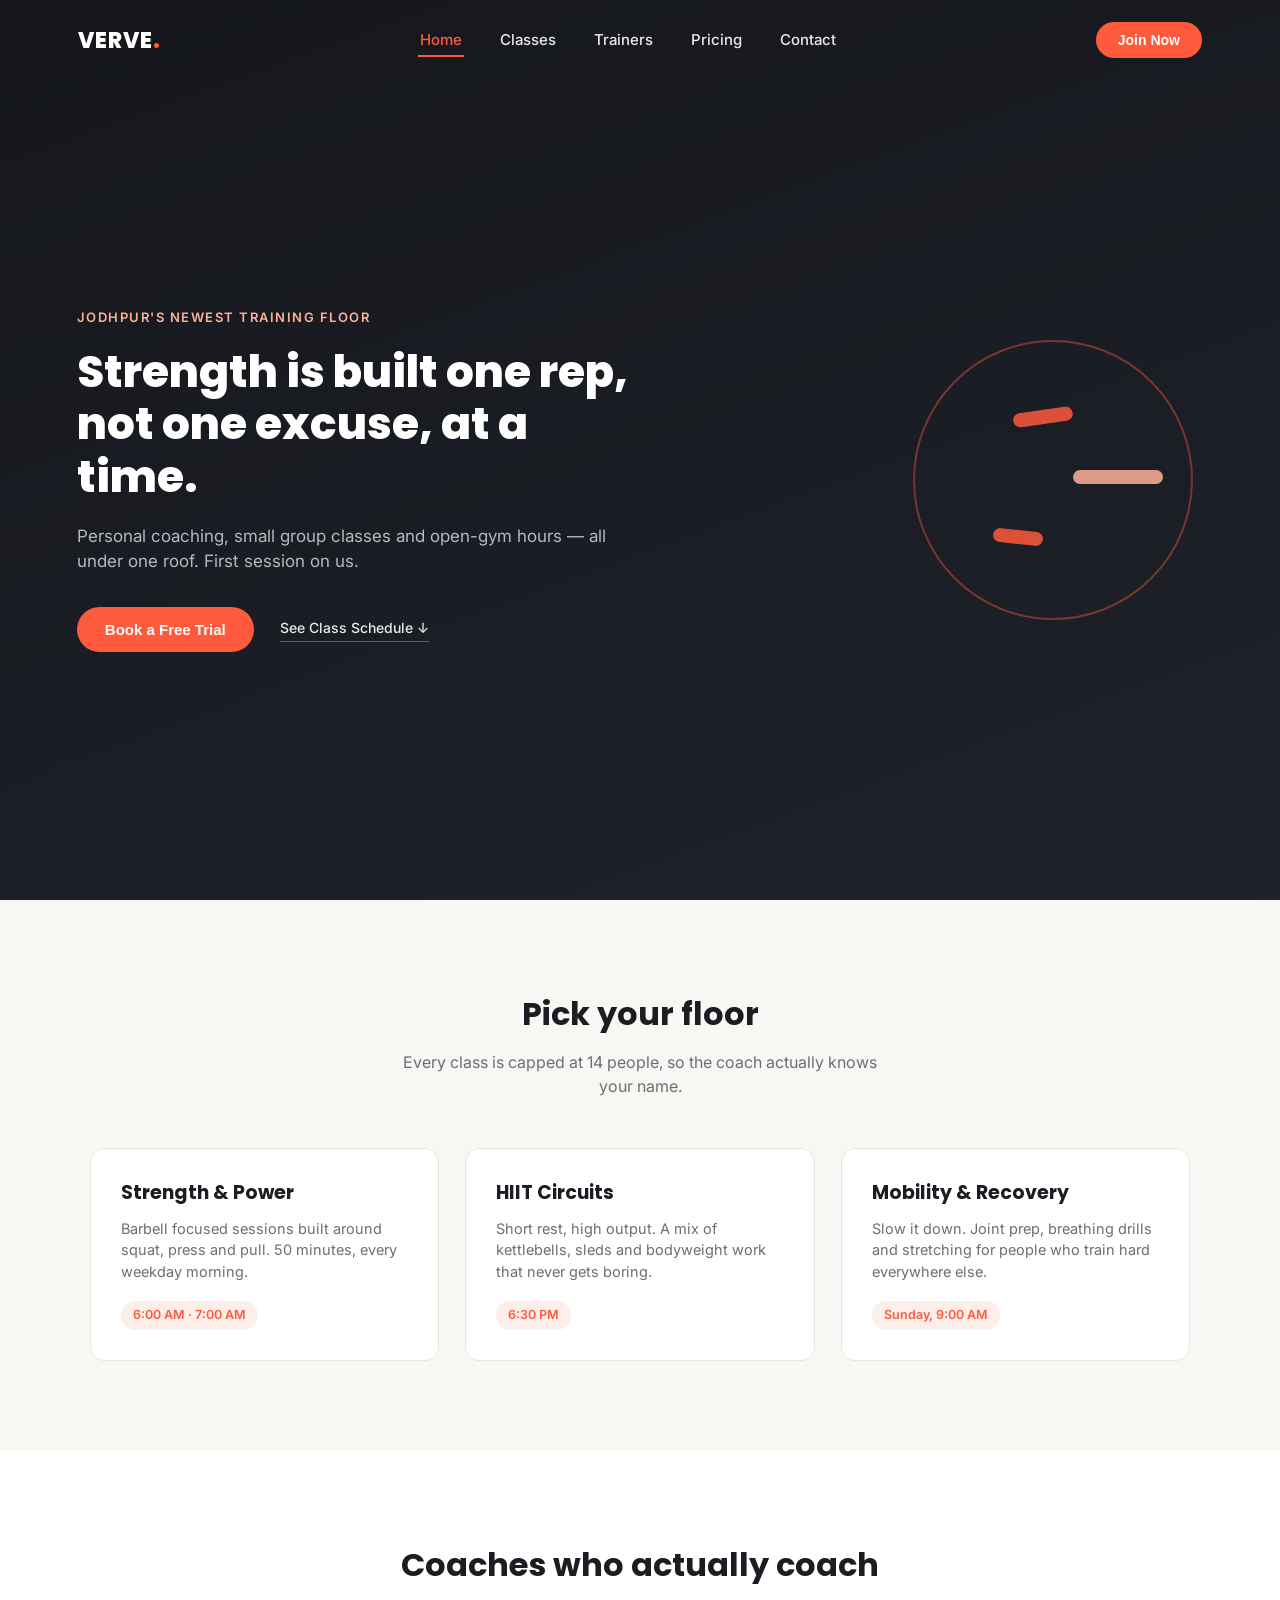
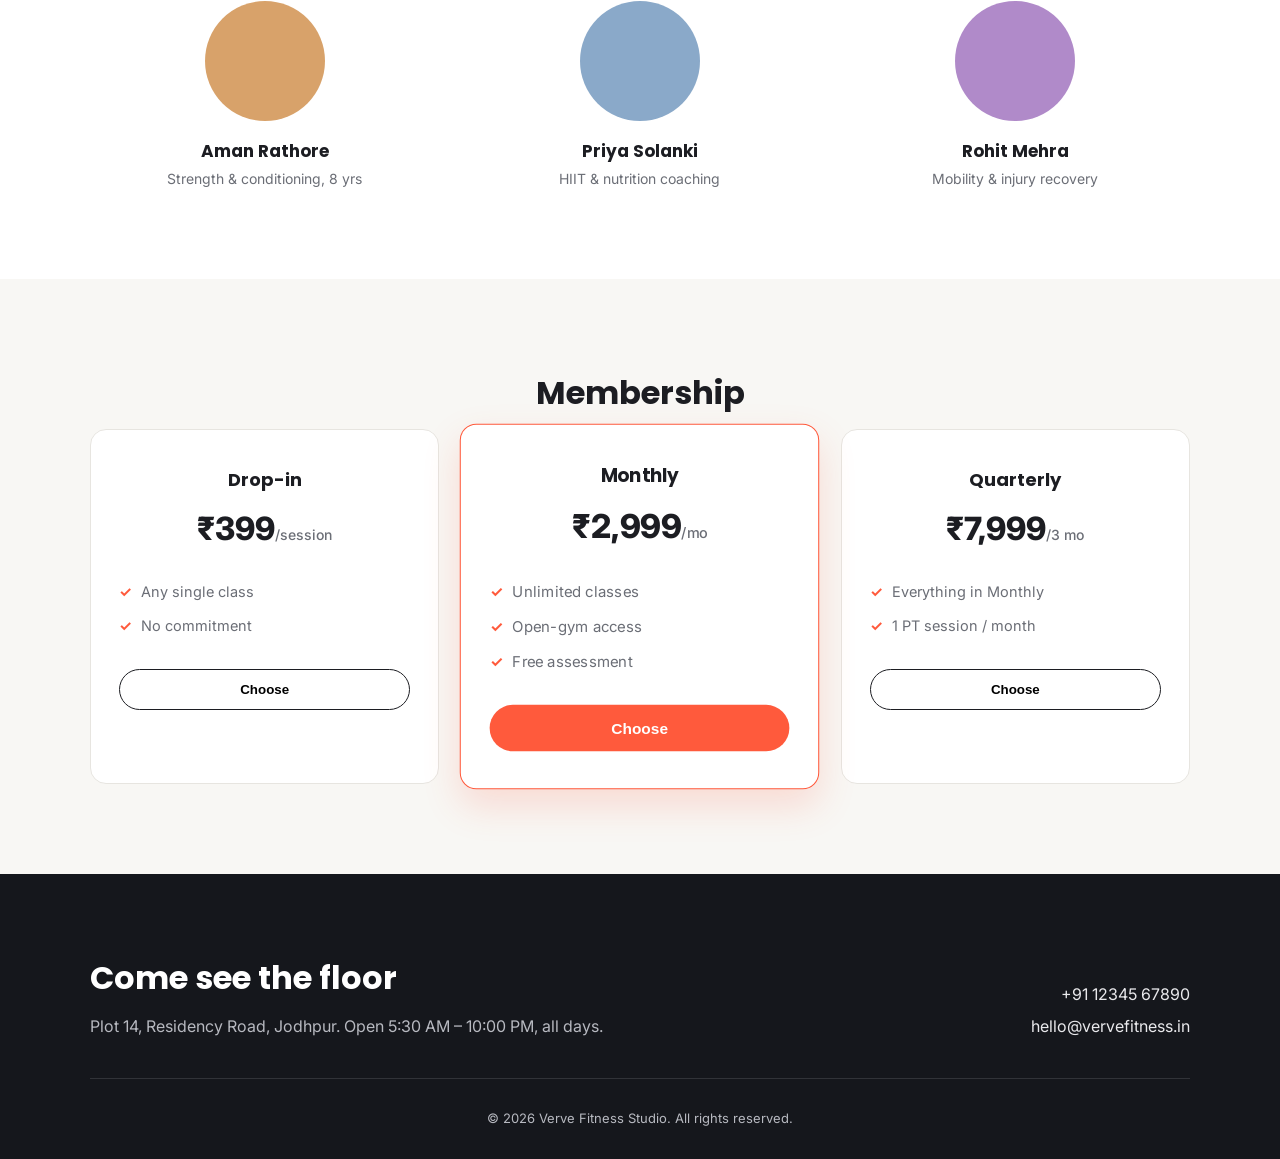
<file: LandingPage/index.html>
<!DOCTYPE html>
<html lang="en">
<head>
  <meta charset="UTF-8">
  <meta name="viewport" content="width=device-width, initial-scale=1.0">
  <title>Verve Fitness Studio</title>
  <link rel="preconnect" href="https://fonts.googleapis.com">
  <link href="https://fonts.googleapis.com/css2?family=Poppins:wght@500;600;700;800&family=Inter:wght@400;500;600&display=swap" rel="stylesheet">
  <link rel="stylesheet" href="style.css">
</head>
<body>
 
  <!-- NAVBAR -->
  <header class="navbar" id="navbar">
    <div class="nav-container">
      <a href="#home" class="logo">VERVE<span>.</span></a>
 
      <nav class="nav-links" id="navLinks">
        <a href="#home" class="nav-link active">Home</a>
        <a href="#classes" class="nav-link">Classes</a>
        <a href="#trainers" class="nav-link">Trainers</a>
        <a href="#pricing" class="nav-link">Pricing</a>
        <a href="#contact" class="nav-link">Contact</a>
      </nav>
 
      <button class="join-btn">Join Now</button>
 
      <button class="menu-toggle" id="menuToggle" aria-label="Toggle menu">
        <span></span>
        <span></span>
        <span></span>
      </button>
    </div>
  </header>
 
  <!-- HERO -->
  <section class="hero" id="home">
    <div class="hero-text">
      <p class="eyebrow">Jodhpur's Newest Training Floor</p>
      <h1>Strength is built one rep, not one excuse, at a time.</h1>
      <p class="hero-sub">Personal coaching, small group classes and open-gym hours — all under one roof. First session on us.</p>
      <div class="hero-actions">
        <button class="btn-primary">Book a Free Trial</button>
        <a href="#classes" class="btn-link">See Class Schedule &darr;</a>
      </div>
    </div>
    <div class="hero-art" aria-hidden="true">
      <div class="hero-circle"></div>
      <div class="hero-bar bar1"></div>
      <div class="hero-bar bar2"></div>
      <div class="hero-bar bar3"></div>
    </div>
  </section>
 
  <!-- CLASSES -->
  <section class="classes" id="classes">
    <h2>Pick your floor</h2>
    <p class="section-sub">Every class is capped at 14 people, so the coach actually knows your name.</p>
 
    <div class="class-grid">
      <div class="class-card">
        <h3>Strength &amp; Power</h3>
        <p>Barbell focused sessions built around squat, press and pull. 50 minutes, every weekday morning.</p>
        <span class="tag">6:00 AM &middot; 7:00 AM</span>
      </div>
      <div class="class-card">
        <h3>HIIT Circuits</h3>
        <p>Short rest, high output. A mix of kettlebells, sleds and bodyweight work that never gets boring.</p>
        <span class="tag">6:30 PM</span>
      </div>
      <div class="class-card">
        <h3>Mobility &amp; Recovery</h3>
        <p>Slow it down. Joint prep, breathing drills and stretching for people who train hard everywhere else.</p>
        <span class="tag">Sunday, 9:00 AM</span>
      </div>
    </div>
  </section>
 
  <!-- TRAINERS -->
  <section class="trainers" id="trainers">
    <h2>Coaches who actually coach</h2>
    <div class="trainer-grid">
      <div class="trainer-card">
        <div class="trainer-photo" style="background:#d8a26a;"></div>
        <h3>Aman Rathore</h3>
        <p>Strength &amp; conditioning, 8 yrs</p>
      </div>
      <div class="trainer-card">
        <div class="trainer-photo" style="background:#8aa9c9;"></div>
        <h3>Priya Solanki</h3>
        <p>HIIT &amp; nutrition coaching</p>
      </div>
      <div class="trainer-card">
        <div class="trainer-photo" style="background:#b08ac9;"></div>
        <h3>Rohit Mehra</h3>
        <p>Mobility &amp; injury recovery</p>
      </div>
    </div>
  </section>
 
  <!-- PRICING -->
  <section class="pricing" id="pricing">
    <h2>Membership</h2>
    <div class="pricing-grid">
      <div class="price-card">
        <h3>Drop-in</h3>
        <p class="price">₹399<span>/session</span></p>
        <ul>
          <li>Any single class</li>
          <li>No commitment</li>
        </ul>
        <button class="btn-outline">Choose</button>
      </div>
      <div class="price-card featured">
        <h3>Monthly</h3>
        <p class="price">₹2,999<span>/mo</span></p>
        <ul>
          <li>Unlimited classes</li>
          <li>Open-gym access</li>
          <li>Free assessment</li>
        </ul>
        <button class="btn-primary">Choose</button>
      </div>
      <div class="price-card">
        <h3>Quarterly</h3>
        <p class="price">₹7,999<span>/3 mo</span></p>
        <ul>
          <li>Everything in Monthly</li>
          <li>1 PT session / month</li>
        </ul>
        <button class="btn-outline">Choose</button>
      </div>
    </div>
  </section>
 
  <!-- CONTACT / FOOTER -->
  <footer class="contact" id="contact">
    <div class="contact-inner">
      <div>
        <h2>Come see the floor</h2>
        <p>Plot 14, Residency Road, Jodhpur. Open 5:30 AM – 10:00 PM, all days.</p>
      </div>
      <div class="contact-links">
        <a href="tel:+911234567890">+91 12345 67890</a>
        <a href="mailto:hello@vervefitness.in">hello@vervefitness.in</a>
      </div>
    </div>
    <p class="copyright">&copy; 2026 Verve Fitness Studio. All rights reserved.</p>
  </footer>
 
  <script src="script.js"></script>
</body>
</html>
</file>
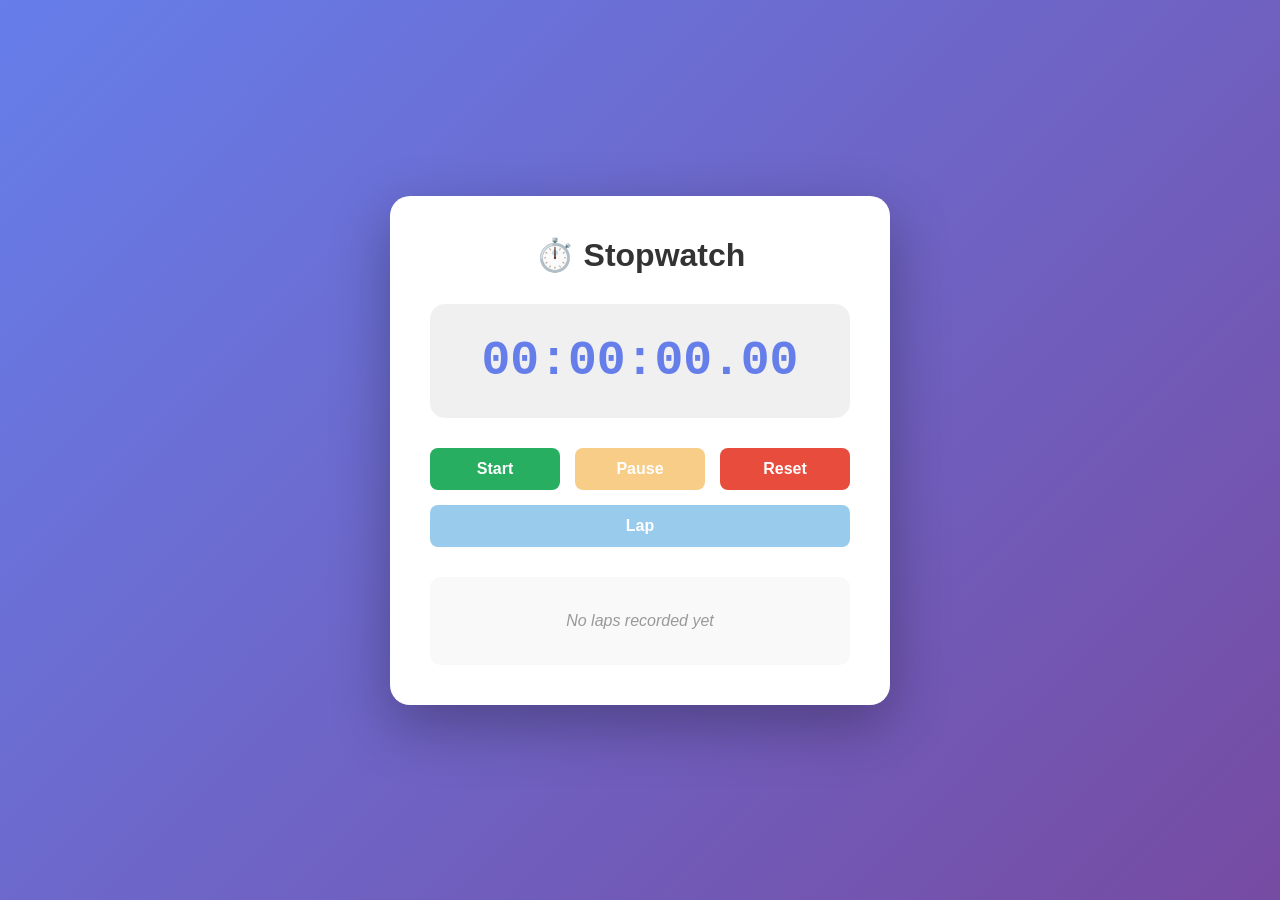
<file: Stopwatch/index.html>
<!DOCTYPE html>
<html lang="en">
<head>
    <meta charset="UTF-8">
    <meta name="viewport" content="width=device-width, initial-scale=1.0">
    <title>Stopwatch App</title>
    <link rel="stylesheet" href="style.css">
</head>
<body>
    <div class="container">
        <h1>⏱️ Stopwatch</h1>
        
        <!-- Display jo timer dikhata hai -->
        <div class="display" id="display">00:00:00.00</div>
        
        <!-- Buttons Section -->
        <div class="buttons">
            <button class="start-btn" id="startBtn">Start</button>
            <button class="pause-btn" id="pauseBtn" disabled>Pause</button>
            <button class="reset-btn" id="resetBtn">Reset</button>
            <button class="lap-btn" id="lapBtn" disabled>Lap</button>
        </div>
        <!-- Laps History -->
        <div class="laps">
            <div id="lapsList" class="no-laps">No laps recorded yet</div>
        </div>
    </div>
    <script src="script.js"></script>
</body>
</html>
</file>
<file: LandingPage/style.css>
* {
  margin: 0;
  padding: 0;
  box-sizing: border-box;
}
 
:root {
  --bg-dark: #15171c;
  --bg-light: #f8f7f4;
  --accent: #ff5a3c;
  --accent-soft: #ffb199;
  --text-dark: #1c1d22;
  --text-muted: #6b6e76;
  --border-color: #e7e5e0;
}
 
body {
  font-family: 'Inter', sans-serif;
  color: var(--text-dark);
  background: var(--bg-light);
  line-height: 1.5;
}
 
h1, h2, h3 {
  font-family: 'Poppins', sans-serif;
}
 
a {
  text-decoration: none;
  color: inherit;
}
 
ul {
  list-style: none;
}
 
img {
  max-width: 100%;
}
 
/* ---------- navbar ---------- */
.navbar {
  position: fixed;
  top: 0;
  left: 0;
  width: 100%;
  z-index: 999;
  padding: 22px 0;
  background: transparent;
  transition: background 0.35s ease, padding 0.35s ease, box-shadow 0.35s ease;
}
 
.navbar.scrolled {
  background: rgba(21, 23, 28, 0.92);
  backdrop-filter: blur(8px);
  padding: 12px 0;
  box-shadow: 0 4px 20px rgba(0, 0, 0, 0.25);
}
 
.nav-container {
  max-width: 1180px;
  margin: 0 auto;
  display: flex;
  align-items: center;
  justify-content: space-between;
  padding: 0 28px;
}
 
.logo {
  font-family: 'Poppins', sans-serif;
  font-weight: 800;
  font-size: 22px;
  letter-spacing: 1px;
  color: #fff;
}
 
.logo span {
  color: var(--accent);
}
 
.nav-links {
  display: flex;
  gap: 34px;
}
 
.nav-link {
  position: relative;
  font-weight: 500;
  font-size: 15px;
  color: #e9e9ec;
  padding: 6px 2px;
  transition: color 0.25s ease;
}
 
.nav-link::after {
  content: '';
  position: absolute;
  left: 0;
  bottom: 0;
  height: 2px;
  width: 0;
  background: var(--accent);
  transition: width 0.25s ease;
}
 
.nav-link:hover,
.nav-link.active {
  color: var(--accent);
}
 
.nav-link:hover::after,
.nav-link.active::after {
  width: 100%;
}
 
.join-btn {
  background: var(--accent);
  color: #fff;
  border: none;
  padding: 10px 22px;
  border-radius: 30px;
  font-weight: 600;
  font-size: 14px;
  cursor: pointer;
  transition: transform 0.2s ease, background 0.2s ease;
}
 
.join-btn:hover {
  background: #e64a2e;
  transform: translateY(-1px);
}
 
.menu-toggle {
  display: none;
  flex-direction: column;
  gap: 5px;
  background: none;
  border: none;
  cursor: pointer;
}
 
.menu-toggle span {
  width: 24px;
  height: 2px;
  background: #fff;
}
 
/* ---------- hero ---------- */
.hero {
  min-height: 100vh;
  display: flex;
  align-items: center;
  justify-content: space-between;
  gap: 40px;
  padding: 140px 6% 80px;
  background: linear-gradient(160deg, var(--bg-dark) 0%, #1f222a 100%);
  color: #fff;
  overflow: hidden;
}
 
.hero-text {
  max-width: 560px;
}
 
.eyebrow {
  color: var(--accent-soft);
  font-weight: 600;
  letter-spacing: 1.5px;
  text-transform: uppercase;
  font-size: 13px;
  margin-bottom: 18px;
}
 
.hero h1 {
  font-size: 44px;
  font-weight: 800;
  line-height: 1.2;
  margin-bottom: 20px;
}
 
.hero-sub {
  color: #b7b9c0;
  font-size: 17px;
  margin-bottom: 32px;
}
 
.hero-actions {
  display: flex;
  align-items: center;
  gap: 26px;
  flex-wrap: wrap;
}
 
.btn-primary {
  background: var(--accent);
  color: #fff;
  border: none;
  padding: 14px 28px;
  border-radius: 30px;
  font-weight: 600;
  font-size: 15px;
  cursor: pointer;
  transition: transform 0.2s ease, box-shadow 0.2s ease;
}
 
.btn-primary:hover {
  transform: translateY(-2px);
  box-shadow: 0 10px 24px rgba(255, 90, 60, 0.35);
}
 
.btn-link {
  color: #e9e9ec;
  font-weight: 500;
  font-size: 14px;
  border-bottom: 1px solid rgba(255, 255, 255, 0.3);
  padding-bottom: 3px;
}
 
.btn-outline {
  background: transparent;
  border: 1.5px solid var(--text-dark);
  padding: 12px 26px;
  border-radius: 30px;
  font-weight: 600;
  cursor: pointer;
  transition: background 0.2s ease, color 0.2s ease;
}
 
.btn-outline:hover {
  background: var(--text-dark);
  color: #fff;
}
 
.hero-art {
  position: relative;
  width: 320px;
  height: 320px;
  flex-shrink: 0;
  display: none;
}
 
.hero-circle {
  position: absolute;
  width: 280px;
  height: 280px;
  border-radius: 50%;
  border: 2px solid rgba(255, 90, 60, 0.4);
  top: 20px;
  right: 10px;
}
 
.hero-bar {
  position: absolute;
  background: var(--accent);
  border-radius: 8px;
  opacity: 0.85;
}
 
.bar1 { width: 60px; height: 14px; top: 90px; right: 130px; transform: rotate(-8deg); }
.bar2 { width: 90px; height: 14px; top: 150px; right: 40px; background: var(--accent-soft); }
.bar3 { width: 50px; height: 14px; top: 210px; right: 160px; transform: rotate(6deg); }
 
@media (min-width: 900px) {
  .hero-art { display: block; }
}
 
/* ---------- classes ---------- */
.classes, .trainers, .pricing {
  padding: 90px 6%;
  text-align: center;
}
 
.classes h2, .trainers h2, .pricing h2, .contact h2 {
  font-size: 32px;
  font-weight: 700;
  margin-bottom: 12px;
}
 
.section-sub {
  color: var(--text-muted);
  max-width: 480px;
  margin: 0 auto 50px;
}
 
.class-grid, .trainer-grid, .pricing-grid {
  display: grid;
  grid-template-columns: repeat(auto-fit, minmax(260px, 1fr));
  gap: 26px;
  max-width: 1100px;
  margin: 0 auto;
}
 
.class-card {
  background: #fff;
  border: 1px solid var(--border-color);
  border-radius: 14px;
  padding: 30px;
  text-align: left;
  transition: transform 0.25s ease, box-shadow 0.25s ease;
}
 
.class-card:hover {
  transform: translateY(-6px);
  box-shadow: 0 16px 30px rgba(0, 0, 0, 0.08);
}
 
.class-card h3 {
  margin-bottom: 10px;
  font-size: 19px;
}
 
.class-card p {
  color: var(--text-muted);
  font-size: 14.5px;
  margin-bottom: 18px;
}
 
.tag {
  display: inline-block;
  background: #fdeee9;
  color: var(--accent);
  font-size: 12.5px;
  font-weight: 600;
  padding: 5px 12px;
  border-radius: 20px;
}
 
/* ---------- trainers ---------- */
.trainers {
  background: #fff;
}
 
.trainer-card {
  text-align: center;
}
 
.trainer-photo {
  width: 120px;
  height: 120px;
  border-radius: 50%;
  margin: 0 auto 18px;
}
 
.trainer-card h3 {
  font-size: 17px;
  margin-bottom: 4px;
}
 
.trainer-card p {
  color: var(--text-muted);
  font-size: 14px;
}
 
/* ---------- pricing ---------- */
.price-card {
  border: 1px solid var(--border-color);
  border-radius: 16px;
  padding: 36px 28px;
  background: #fff;
}
 
.price-card.featured {
  border-color: var(--accent);
  box-shadow: 0 16px 36px rgba(255, 90, 60, 0.18);
  transform: scale(1.03);
}
 
.price-card h3 {
  font-size: 18px;
  margin-bottom: 12px;
}
 
.price {
  font-size: 32px;
  font-weight: 800;
  margin-bottom: 22px;
}
 
.price span {
  font-size: 14px;
  font-weight: 500;
  color: var(--text-muted);
}
 
.price-card ul {
  margin-bottom: 26px;
  text-align: left;
}
 
.price-card li {
  color: var(--text-muted);
  font-size: 14.5px;
  padding: 6px 0;
  padding-left: 22px;
  position: relative;
}
 
.price-card li::before {
  content: '✓';
  position: absolute;
  left: 0;
  color: var(--accent);
  font-weight: 700;
}
 
.price-card button {
  width: 100%;
}
 
/* ---------- contact / footer ---------- */
.contact {
  background: var(--bg-dark);
  color: #fff;
  padding: 80px 6% 30px;
}
 
.contact-inner {
  max-width: 1100px;
  margin: 0 auto;
  display: flex;
  justify-content: space-between;
  align-items: flex-end;
  flex-wrap: wrap;
  gap: 24px;
  border-bottom: 1px solid rgba(255, 255, 255, 0.12);
  padding-bottom: 40px;
}
 
.contact p {
  color: #b7b9c0;
  margin-top: 8px;
}
 
.contact-links {
  display: flex;
  flex-direction: column;
  gap: 8px;
  text-align: right;
}
 
.contact-links a {
  color: #e9e9ec;
}
 
.contact-links a:hover {
  color: var(--accent);
}
 
.copyright {
  text-align: center;
  color: #6b6e76;
  font-size: 13px;
  padding-top: 22px;
}
 
/* ---------- responsive ---------- */
@media (max-width: 768px) {
  .nav-links, .join-btn {
    display: none;
  }
 
  .menu-toggle {
    display: flex;
  }
 
  .nav-links.open {
    display: flex;
    position: absolute;
    top: 100%;
    left: 0;
    width: 100%;
    background: var(--bg-dark);
    flex-direction: column;
    padding: 20px 28px;
    gap: 18px;
  }
 
  .hero {
    flex-direction: column;
    text-align: center;
    padding-top: 120px;
  }
 
  .hero h1 {
    font-size: 32px;
  }
 
  .hero-actions {
    justify-content: center;
  }
 
  .contact-inner {
    flex-direction: column;
    align-items: flex-start;
  }
 
  .contact-links {
    text-align: left;
  }
}
</file>
<file: Stopwatch/style.css>
* {
    margin: 0;
    padding: 0;
    box-sizing: border-box;
}
body {
    font-family: 'Arial', sans-serif;
    background: linear-gradient(135deg, #667eea 0%, #764ba2 100%);
    min-height: 100vh;
    display: flex;
    justify-content: center;
    align-items: center;
    padding: 20px;
}
.container {
    background: white;
    padding: 40px;
    border-radius: 20px;
    box-shadow: 0 20px 60px rgba(0, 0, 0, 0.3);
    max-width: 500px;
    width: 100%;
    text-align: center;
}
h1 {
    color: #333;
    margin-bottom: 30px;
    font-size: 2rem;
}
/* DISPLAY STYLING */
.display {
    background: #f0f0f0;
    padding: 30px;
    border-radius: 15px;
    margin-bottom: 30px;
    font-size: 3rem;  /* Bada font */
    font-weight: bold;
    color: #667eea;
    font-family: 'Courier New', monospace;  /* Monospace font taaki numbers properly align ho */
    min-height: 100px;
    display: flex;
    align-items: center;
    justify-content: center;
}
/* BUTTONS */
.buttons {
    display: flex;
    gap: 15px;
    margin-bottom: 30px;
    flex-wrap: wrap;
    justify-content: center;
}
button {
    padding: 12px 25px;
    font-size: 1rem;
    border: none;
    border-radius: 8px;
    cursor: pointer;
    font-weight: 600;
    transition: all 0.3s ease;
    flex: 1;
    min-width: 100px;
}
.start-btn {
    background: #27ae60;  /* Green */
    color: white;
}
.start-btn:hover {
    background: #229954;
    transform: translateY(-2px);
    box-shadow: 0 5px 15px rgba(39, 174, 96, 0.3);
}
.pause-btn {
    background: #f39c12;  /* Orange */
    color: white;
}
.pause-btn:hover {
    background: #e67e22;
    transform: translateY(-2px);
    box-shadow: 0 5px 15px rgba(243, 156, 18, 0.3);
}
.reset-btn {
    background: #e74c3c;  /* Red */
    color: white;
}
.reset-btn:hover {
    background: #c0392b;
    transform: translateY(-2px);
    box-shadow: 0 5px 15px rgba(231, 76, 60, 0.3);
}
.lap-btn {
    background: #3498db;  /* Blue */
    color: white;
}
.lap-btn:hover {
    background: #2980b9;
    transform: translateY(-2px);
    box-shadow: 0 5px 15px rgba(52, 152, 219, 0.3);
}
/* Disabled button styling */
button:disabled {
    opacity: 0.5;
    cursor: not-allowed;
    transform: none;
}
/* LAPS SECTION */
.laps {
    max-height: 250px;
    overflow-y: auto;  /* Scroll agar zyada laps ho */
    background: #f9f9f9;
    border-radius: 10px;
    padding: 15px;
    margin-top: 20px;
}
.lap-item {
    display: flex;
    justify-content: space-between;
    padding: 10px;
    background: white;
    margin-bottom: 8px;
    border-radius: 5px;
    border-left: 4px solid #667eea;
}
.lap-number {
    font-weight: bold;
    color: #667eea;
}
.lap-time {
    color: #555;
}
.no-laps {
    color: #999;
    font-style: italic;
    padding: 20px;
}
</file>
